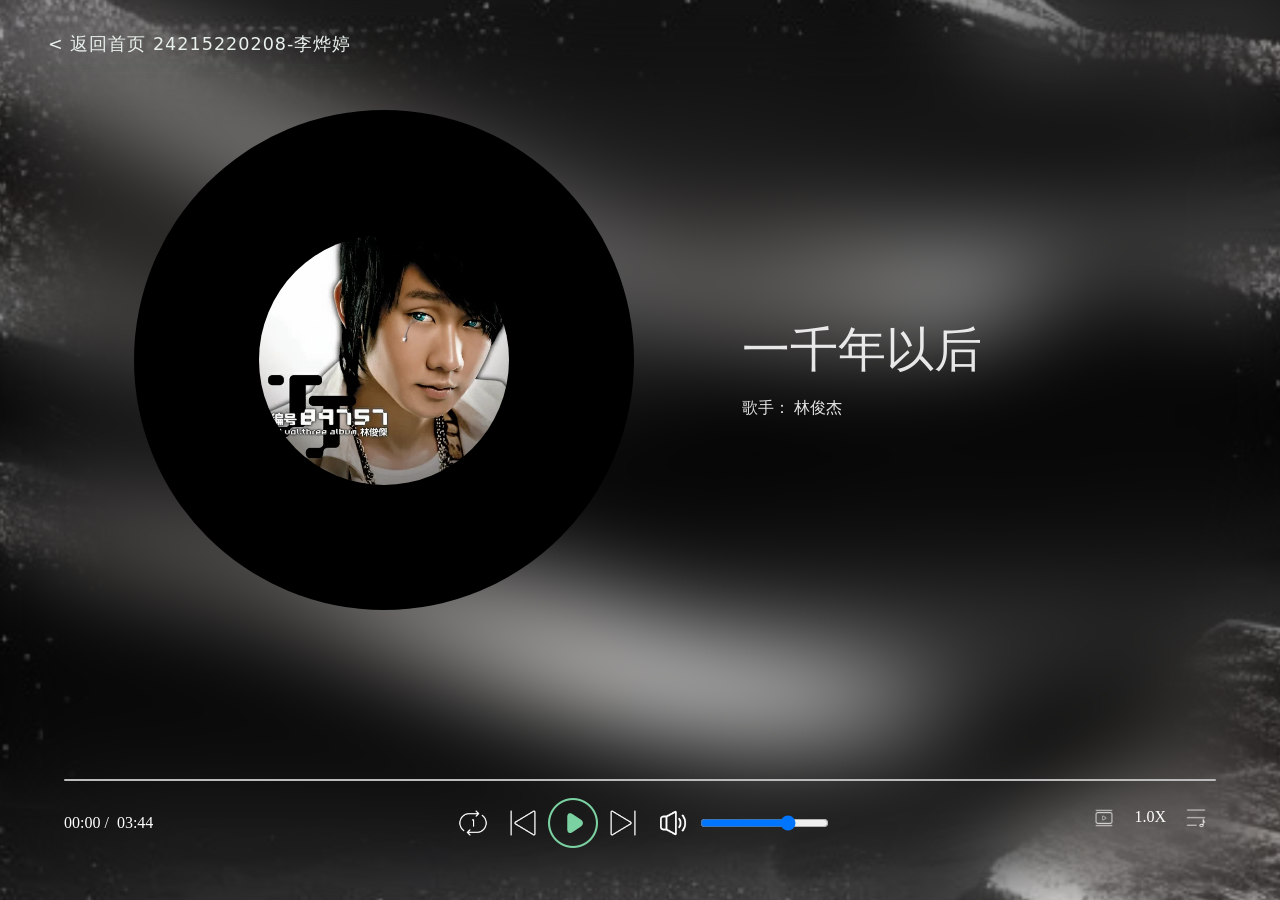
<file: audio.html>
<!DOCTYPE html>
<html lang="en">
  <head>
    <meta charset="UTF-8" />
    <title>小清新 · 音乐播放平台</title>
    <link rel="stylesheet" type="text/css" href="./css/style.css" />
  </head>

  <body id="body" background="./images/bg0.png">
    <div class="upper-container">
      <!-- 唱片背景 -->
      <div class="record-container">
        <div class="record-bg">
          <div id="record-img" class="rotate-play"></div>
        </div>
      </div>
      <!-- 音乐介绍 -->
      <div class="introduction-container">
        <div class="text-container">
          <div id="music-title">音乐1</div>
          <div class="author-container">
            歌手：
            <span id="author-name">未知</span>
          </div>
        </div>
      </div>
    </div>
    <!-- 音乐播放器主要内容 -->
    <div class="audio-box">
      <div class="audio-container">
        <audio id="audioTag"></audio>
        <!-- 进度条 -->
        <div class="a-progress">
          <div class="pgs-total" id="progress-total">
            <div class="pgs-play" id="progress" style="width: 0%"></div>
          </div>
        </div>
        <!-- 下排控制按钮 -->
        <div class="a-controls">
          <!-- 播放时长 -->
          <div class="time-container">
            <span class="played-time" id="playedTime">00:00</span>&nbsp;/&nbsp;
            <span class="audio-time" id="audioTime">00:00</span>
          </div>
          <!-- 中间按钮 -->
          <div class="center-button-container">
            <!-- 播放模式 -->
            <div id="playMode" class="center-icon mode"></div>
            <!-- 上一首 -->
            <div id="skipForward" class="center-icon s-right"></div>
            <!-- 暂停按钮 -->
            <div id="playPause" class="icon-play"></div>
            <!-- 下一首 -->
            <div id="skipBackward" class="center-icon s-left"></div>
            <!-- 音量调节 -->
            <div id="volume" class="center-icon volume"></div>
            <!-- 音量悬浮窗 -->
            <input
              type="range"
              id="volume-togger"
              name="change"
              value="70"
              min="0"
              max="100"
              step="1"
            />
          </div>
          <!-- 后部按钮 -->
          <div class="bottom-button-container">
            <!-- 列表 -->
            <div id="list" class="bottom-icon list"></div>
            <!-- 倍速 -->
            <div id="speed" class="speed">1.0X</div>
            <!-- MV -->
            <div id="MV" class="bottom-icon MV"></div>
          </div>
        </div>
      </div>
    </div>

    <!-- 音乐列表 -->
    <div class="close-list" id="close-list"></div>
    <div class="music-list" id="music-list">
      <div class="music-list-container">
        <div class="music-list-title">播放队列</div>
        <hr class="line" />
        <div class="all-list">
          <div id="music0">一千年以后</div>
          <div id="music1">身骑白马</div>
          <div id="music2">就让这大雨全都落下</div>
          <div id="music3">稻香</div>
        </div>
      </div>
    </div>
    <a href="./index.html" class="back-home">< 返回首页  24215220208-李烨婷</a>
    <script src="./js/audio.js"></script>
  </body>
</html>
</file>
<file: css/style.css>
body {
  padding: 0;
  margin: 0;
  box-sizing: border-box;
}

html,
body {
  height: 100%;
  background-size: cover;
  backdrop-filter: blur(50px);
  overflow: hidden;
}

.upper-container {
  width: 80%;
  padding-left: 10%;
  height: 80%;
}

/* 实现唱片效果 */
.record-container {
  width: 50%;
  height: 100%;
  display: flex;
  align-items: center;
  justify-content: center;
  float: left;
}

.record-bg {
  background-color: black;
  display: flex;
  align-items: center;
  justify-content: center;
  width: 500px;
  height: 500px;
  border-radius: 500px;
}

#record-img {
  background-image: url('../images/record0.jpg');
  background-size: 100% 100%;
  display: flex;
  align-items: center;
  justify-content: center;
  width: 250px;
  height: 250px;
  border-radius: 250px;
}

.record-center {
  background-color: black;
  width: 20px;
  height: 20px;
  border-radius: 20px;
}

.introduction-container {
  width: 50%;
  height: 100%;
  display: flex;
  align-items: center;
  justify-content: center;
  float: left;
}

.text-container {
  width: 80%;
  padding-left: 20%;
}

#music-title {
  color: rgba(255, 255, 255, 0.888);
  font-size: 3rem;
  line-height: 6rem;
}

.author-container {
  color: rgba(255, 255, 255, 0.888);
  font-size: medium;
}

/* .audio {
    width: 100%;
} */

/* 播放器样式设置*/
.audio-box {
  width: 100%;
  height: 20%;
  display: flex;
  align-items: center;
  justify-content: center;
  /* 设置超出部分隐藏，方便改变图标颜色 */
  overflow: hidden;
}

.audio-container {
  width: 90%;
}

/* 进度条样式 */
.a-progress {
  width: 100%;
  /* color: #42b680;
  background-color: transparent; */
  border-radius: 10px;
  margin-bottom: 10px;
}

.pgs-total {
  width: 100%;
  height: 16px;
  background-color: transparent;
  border-radius: 10px;
  position: relative;
}

.a-progress .pgs-total:after {
  content: '';
  position: absolute;
  left: 0;
  right: 0;
  top: 7px;
  bottom: 7px;
  background-color: #bbbbbb;
  border-radius: 10px;
  z-index: -1;
}

.a-progress .pgs-total .pgs-play:before {
  content: '';
  position: absolute;
  top: 7px;
  bottom: 7px;
  left: 0;
  right: 0;
  background-color: #42b680;
  border-radius: 10px;
  z-index: 1;
}

.a-progress .pgs-total .pgs-play {
  height: 100%;
  position: relative;
  border-radius: 10px;
}

/* 下排控制按钮样式*/
.a-controls {
  width: 100%;
}

/* 时间样式 */
.time-container {
  width: 30%;
  float: left;
  color: white;
  font-weight: 300;
  line-height: 50px;
}

.played-time {
  left: 15px;
  text-align: left;
}

.audio-time {
  right: 15px;
  text-align: right;
}

/* 中间部分按钮 */
.center-button-container {
  width: 40%;
  float: left;
  display: flex;
  align-items: center;
  justify-content: center;
}

.center-icon {
  float: left;
  width: 30px;
  height: 30px;
  margin-left: 10px;
  margin-right: 10px;
}

.center-icon:hover {
  opacity: 0.7;
}

.center-icon:active {
  opacity: 0.6;
}

.mode {
  background-image: url('../images/mode1.png');
  background-size: 100% 100%;
}

.s-left {
  background-image: url('../images/下一首.png');
  background-size: 100% 100%;
}

.icon-play {
  float: left;
  width: 50px;
  height: 50px;
  background-image: url('../images/继续播放.png');
  background-size: 100% 100%;
}

.icon-pause {
  float: left;
  width: 50px;
  height: 50px;
  background-image: url('../images/暂停.png');
  background-size: 100% 100%;
}

.s-right {
  background-image: url('../images/上一首.png');
  background-size: 100% 100%;
}

.volume {
  background-image: url('../images/音量.png');
  background-size: 100% 100%;
}

/* 尾部按钮 */
.bottom-button-container {
  width: 30%;
  padding-top: 10px;
  float: left;
  text-align: right;
}

.bottom-icon {
  float: right;
  width: 20px;
  height: 20px;
  margin-left: 10px;
  margin-right: 10px;
}

.bottom-icon:hover {
  opacity: 0.7;
}

.bottom-icon:active {
  opacity: 0.6;
}

.MV {
  background-image: url('../images/MV.png');
  background-size: 100% 100%;
}

.speed {
  margin-left: 10px;
  margin-right: 10px;
  float: right;
  font-weight: 300;
  color: white;
}

.speed:hover {
  opacity: 0.7;
  cursor: default;
}

.speed:active {
  opacity: 0.6;
  cursor: default;
}

.list {
  background-image: url('../images/列表.png');
  background-size: 100% 100%;
}

/* 音乐列表 */
.close-list {
  display: none;
  position: fixed;
  height: 100%;
  left: 0;
  top: 0;
  width: 75%;
}

.music-list {
  display: none;
  position: fixed;
  height: 100%;
  right: 0;
  top: 0;
  width: 25%;
  background-color: rgb(39, 41, 40);
}

.music-list-container {
  width: 100%;
}

.music-list-title {
  color: rgb(244 255 248);
  font-size: 2rem;
  font-weight: 300;
  padding: 10% 15% 0% 15%;
}

.line {
  height: 1px;
  width: 70%;
  border: none;
  border-top: 1px dashed #4d806b;
}

.all-list div {
  height: 50px;
  line-height: 50px;
  color: rgb(244 255 248);
  font-weight: 300;
  padding: 0% 15% 0% 15%;
}

.all-list div:hover {
  background-color: rgb(27, 37, 30);
  cursor: default;
}

.list-card-show {
  animation: showAni;
  animation-duration: 1s;
  animation-fill-mode: forwards;
  -webkit-animation-fill-mode: forwards;
}

.list-card-hide {
  animation: hideAni;
  animation-duration: 1s;
  animation-fill-mode: forwards;
  -webkit-animation-fill-mode: forwards;
}

.rotate-play {
  animation: rotateAni 10s infinite linear;
  animation-play-state: paused;
  animation-fill-mode: forwards;
  -webkit-animation-fill-mode: forwards;
}

@keyframes hideAni {
  from {
    transform: translateX(0%);
  }

  to {
    transform: translateX(100%);
  }
}

/* 初始状态：元素在 X 轴方向（水平方向）向右偏移自身宽度的 100%（即完全移出父容器右侧，不可见时）。 */
/* 结束状态：元素回到原始位置（X 轴方向偏移 0%，完全可见）。 */
@keyframes showAni {
  from {
    transform: translateX(100%);
  }

  to {
    transform: translateX(0%);
  }
}

@keyframes rotateAni {
  from {
    transform: rotate(0deg);
  }

  to {
    transform: rotate(360deg);
  }
}

/*横条样式*/
#volumn-togger {
  width: 100px;
  height: 5px;
  appearance: none;
  background-color: #dcdcdc;
  outline: none;
  overflow: hidden;
  border-radius: 15px;
  box-shadow: inset 0 0 5px rgb(91, 91, 91);
}

/*拖动块的样式*/
#volumn-togger::-webkit-slider-thumb {
  -webkit-appearance: none;
  width: 1px;
  height: 5px;
  border-radius: 50%;
  background: #42b680;
  cursor: pointer;
  border: 4px solid #33333300;
  box-shadow: -407px 0 0 400px #42b680;
}
/* 返回首页按钮 */
.back-home {
      position: fixed;
      top: 24px;
      left: 28px;
      z-index: 100;
      font-family: system-ui, 'Segoe UI', 'Helvetica Neue', sans-serif;
      font-size: 1.1rem;
      font-weight: 500;
      text-decoration: none;
      backdrop-filter: blur(8px);
      padding: 8px 20px;
      border-radius: 48px;
      color: #e9f1ec;
      box-shadow: 0 4px 12px rgba(60, 100, 60, 0.1);
      transition: all 0.25s ease;
      letter-spacing: 1px;
    }

    .back-home:hover {
      background: #ffffffdb;
      color: #1d6740;
      transform: translateY(-2px);
      box-shadow: 0 8px 18px rgba(80, 130, 80, 0.2);
      border-color: #8fc4a2;
    }

    .back-home:active {
      transform: translateY(1px);
    }
</file>
